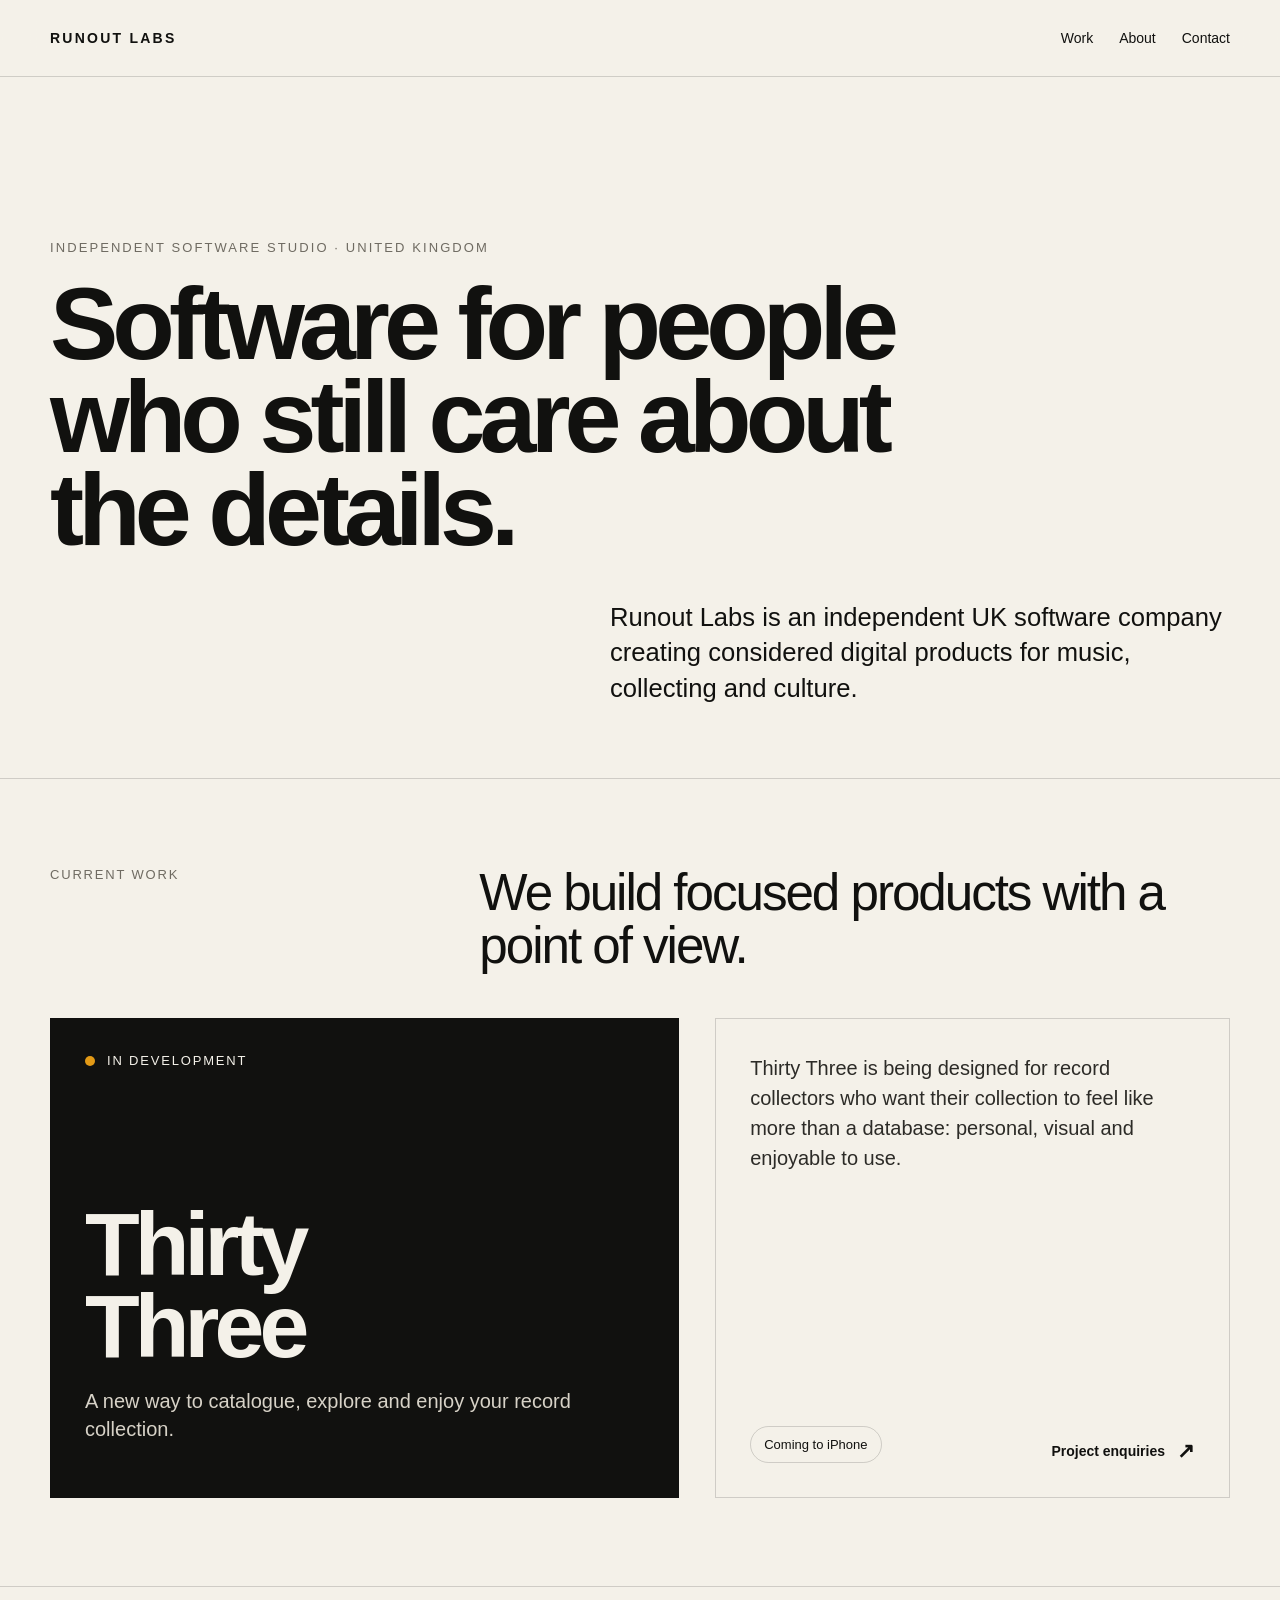
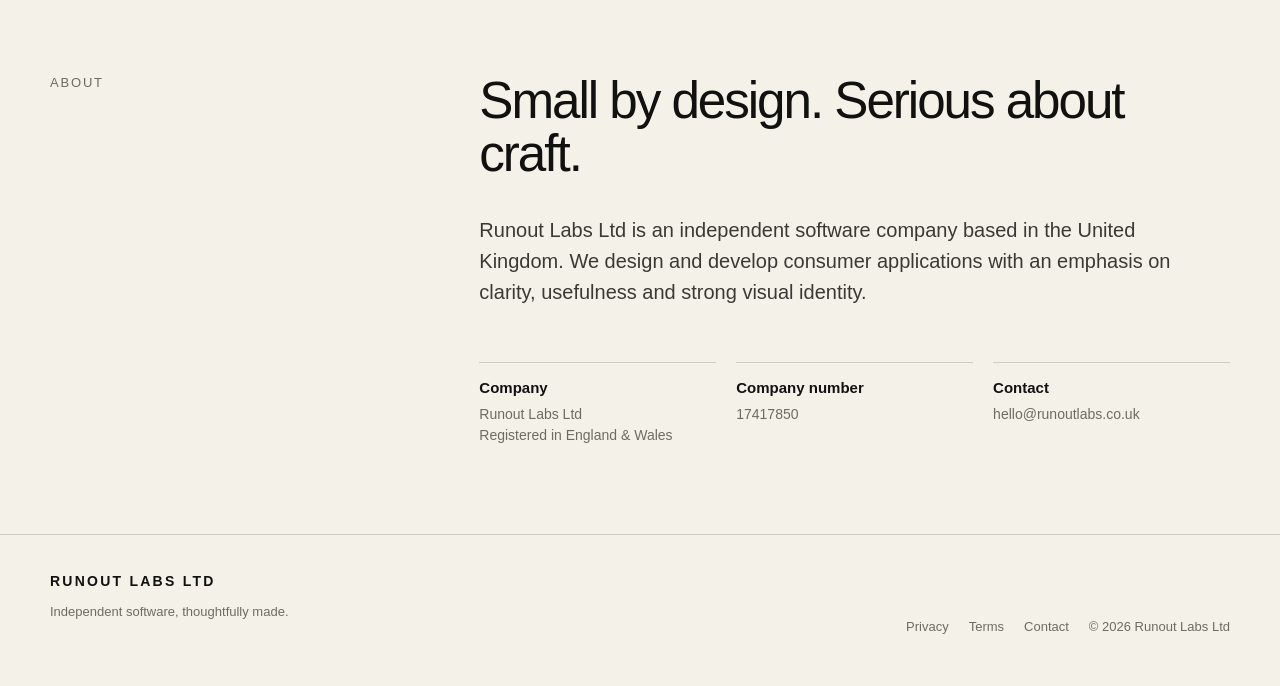
<file: index.html>
<!doctype html>
<html lang="en">
<head>
<meta charset="utf-8">
<meta name="viewport" content="width=device-width,initial-scale=1">
<meta name="description" content="Runout Labs Ltd is a UK software company creating thoughtfully designed digital products for music, collecting and culture.">
<title>Runout Labs — Independent Software</title>
<link rel="stylesheet" href="styles.css">
</head>
<body>

<header>
  <div class="shell nav">
    <a class="brand" href="index.html">Runout Labs</a>
    <nav>
      <a href="index.html#work">Work</a>
      <a href="index.html#about">About</a>
      <a href="contact.html">Contact</a>
    </nav>
  </div>
</header>

<main>
  <section class="hero">
    <div class="shell">
      <div class="kicker">Independent software studio · United Kingdom</div>
      <h1>Software for people who still care about the details.</h1>
      <p class="hero-copy">Runout Labs is an independent UK software company creating considered digital products for music, collecting and culture.</p>
    </div>
  </section>

  <section class="section" id="work">
    <div class="shell">
      <div class="section-grid" style="margin-bottom:46px">
        <div class="eyebrow">Current work</div>
        <p class="bigcopy">We build focused products with a point of view.</p>
      </div>

      <div class="product">
        <div class="product-card">
          <div class="product-mark"><span class="dot"></span> In development</div>
          <div>
            <h2 class="product-title">Thirty<br>Three</h2>
            <p class="product-sub">A new way to catalogue, explore and enjoy your record collection.</p>
          </div>
        </div>
        <div class="meta-card">
          <p>Thirty Three is being designed for record collectors who want their collection to feel like more than a database: personal, visual and enjoyable to use.</p>
          <div class="meta-bottom">
            <span class="tag">Coming to iPhone</span>
            <a class="cta" href="contact.html">Project enquiries <span class="arrow">↗</span></a>
          </div>
        </div>
      </div>
    </div>
  </section>

  <section class="section" id="about">
    <div class="shell">
      <div class="section-grid">
        <div class="eyebrow">About</div>
        <div>
          <p class="bigcopy">Small by design. Serious about craft.</p>
          <p style="max-width:700px;font-size:20px;line-height:1.55;color:#3b3934;margin-top:34px">
            Runout Labs Ltd is an independent software company based in the United Kingdom. We design and develop consumer applications with an emphasis on clarity, usefulness and strong visual identity.
          </p>
          <div class="facts" style="margin-top:54px">
            <div class="fact">
              <strong>Company</strong>
              <span>Runout Labs Ltd<br>Registered in England &amp; Wales</span>
            </div>
            <div class="fact">
              <strong>Company number</strong>
              <span>17417850</span>
            </div>
            <div class="fact">
              <strong>Contact</strong>
              <span>hello@runoutlabs.co.uk</span>
            </div>
          </div>
        </div>
      </div>
    </div>
  </section>
</main>

<footer>
  <div class="shell footer">
    <div>
      <div class="brand">Runout Labs Ltd</div>
      <p class="small">Independent software, thoughtfully made.</p>
    </div>
    <div class="footer-links">
      <a href="privacy.html">Privacy</a>
      <a href="terms.html">Terms</a>
      <a href="contact.html">Contact</a>
      <span>© 2026 Runout Labs Ltd</span>
    </div>
  </div>
</footer>

</body>
</html>
</file>
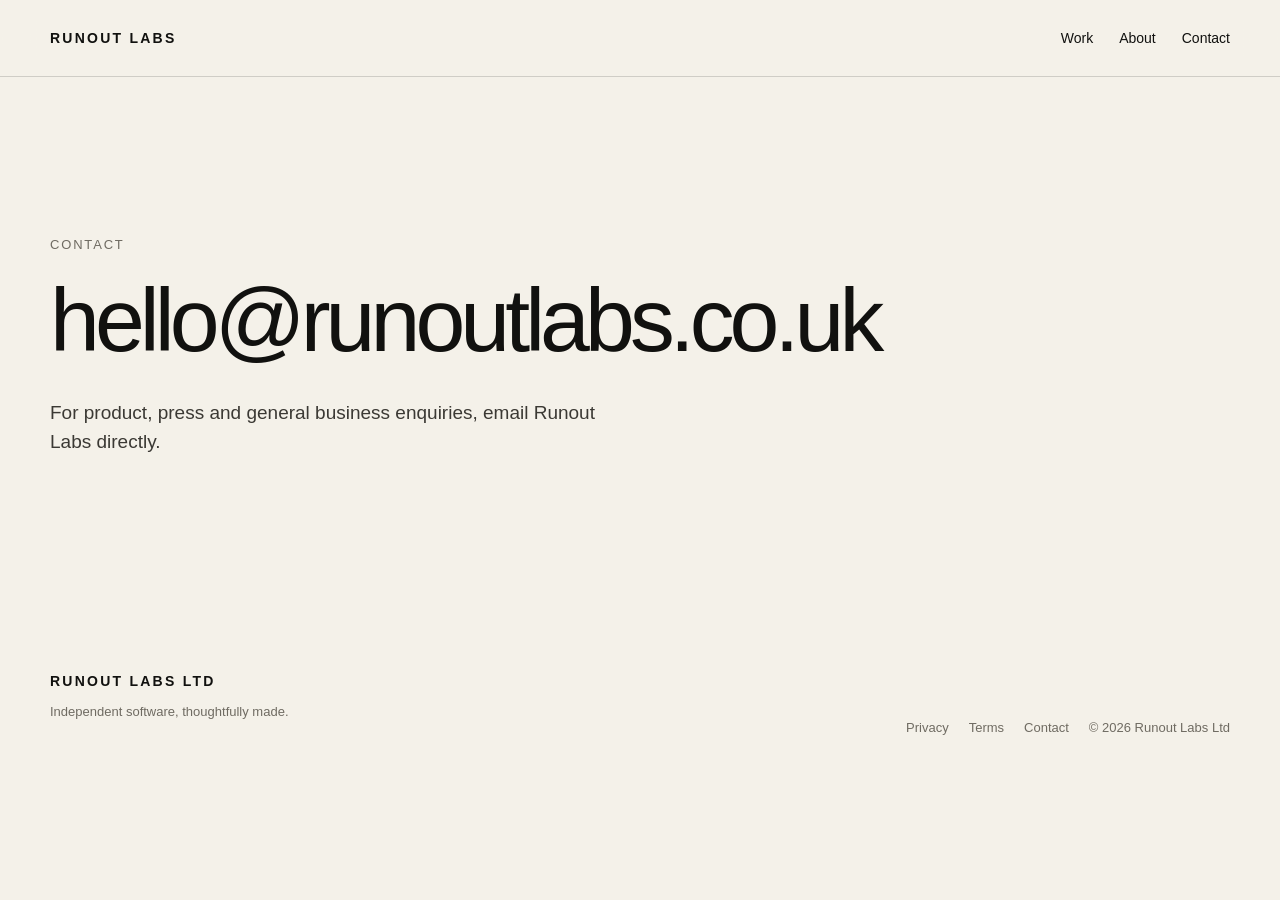
<file: contact.html>
<!doctype html>
<html lang="en">
<head>
<meta charset="utf-8"><meta name="viewport" content="width=device-width,initial-scale=1">
<meta name="description" content="Contact Runout Labs Ltd.">
<title>Contact — Runout Labs</title><link rel="stylesheet" href="styles.css">
</head>
<body>
<header>
  <div class="shell nav">
    <a class="brand" href="index.html">Runout Labs</a>
    <nav>
      <a href="index.html#work">Work</a>
      <a href="index.html#about">About</a>
      <a href="contact.html">Contact</a>
    </nav>
  </div>
</header>

<main><section class="contact-block"><div class="shell">
<div class="eyebrow" style="margin-bottom:24px">Contact</div>
<a class="contact-email" href="mailto:hello@runoutlabs.co.uk">hello@runoutlabs.co.uk</a>
<p style="font-size:19px;line-height:1.5;max-width:560px;margin-top:34px;color:#3b3934">For product, press and general business enquiries, email Runout Labs directly.</p>
</div></section></main>
<footer>
  <div class="shell footer">
    <div>
      <div class="brand">Runout Labs Ltd</div>
      <p class="small">Independent software, thoughtfully made.</p>
    </div>
    <div class="footer-links">
      <a href="privacy.html">Privacy</a>
      <a href="terms.html">Terms</a>
      <a href="contact.html">Contact</a>
      <span>© 2026 Runout Labs Ltd</span>
    </div>
  </div>
</footer>
</body></html>
</file>
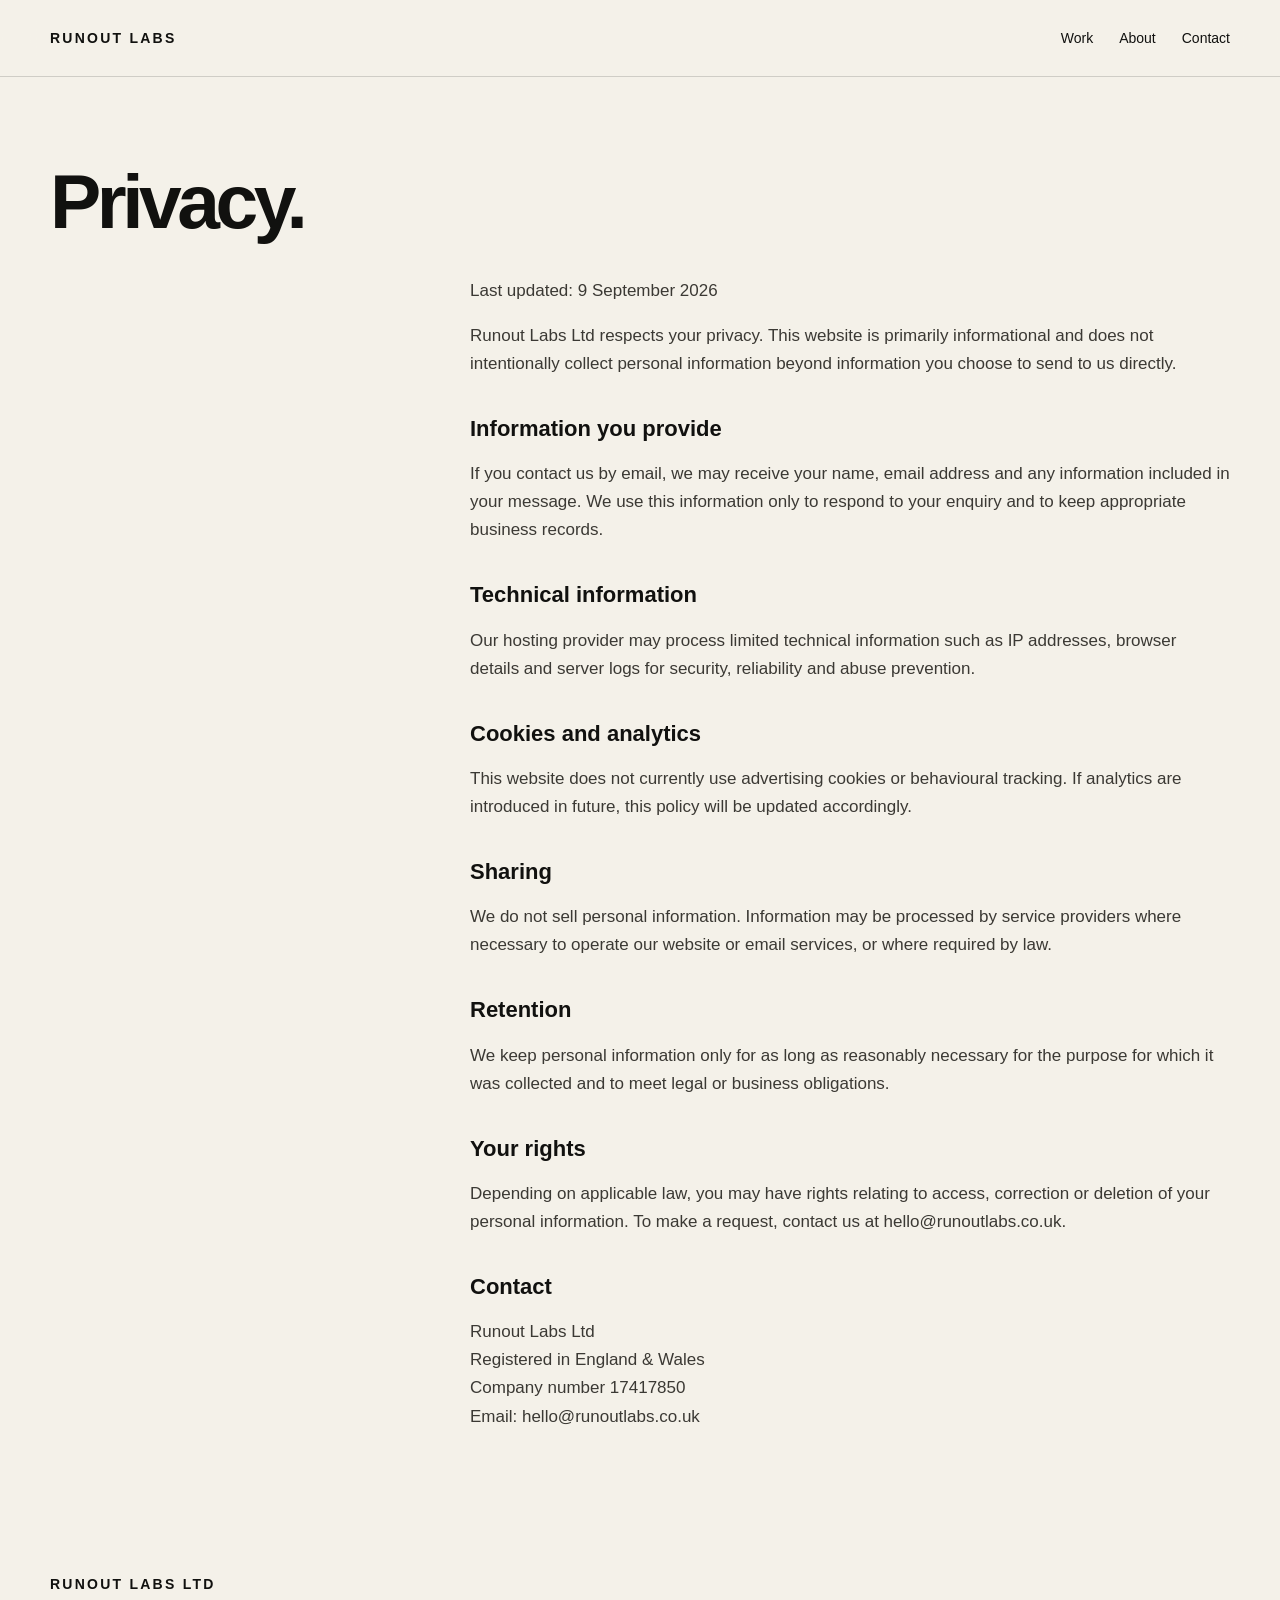
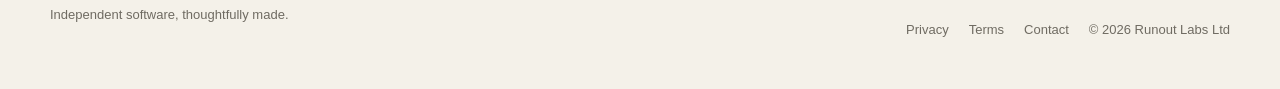
<file: privacy.html>
<!doctype html>
<html lang="en">
<head>
<meta charset="utf-8"><meta name="viewport" content="width=device-width,initial-scale=1">
<meta name="description" content="Privacy policy for Runout Labs Ltd.">
<title>Privacy — Runout Labs</title><link rel="stylesheet" href="styles.css">
</head>
<body>
<header>
  <div class="shell nav">
    <a class="brand" href="index.html">Runout Labs</a>
    <nav>
      <a href="index.html#work">Work</a>
      <a href="index.html#about">About</a>
      <a href="contact.html">Contact</a>
    </nav>
  </div>
</header>

<main class="legal"><div class="shell">
<h1>Privacy.</h1>
<div class="legal-content">
<p>Last updated: 9 September 2026</p>
<p>Runout Labs Ltd respects your privacy. This website is primarily informational and does not intentionally collect personal information beyond information you choose to send to us directly.</p>
<h2>Information you provide</h2>
<p>If you contact us by email, we may receive your name, email address and any information included in your message. We use this information only to respond to your enquiry and to keep appropriate business records.</p>
<h2>Technical information</h2>
<p>Our hosting provider may process limited technical information such as IP addresses, browser details and server logs for security, reliability and abuse prevention.</p>
<h2>Cookies and analytics</h2>
<p>This website does not currently use advertising cookies or behavioural tracking. If analytics are introduced in future, this policy will be updated accordingly.</p>
<h2>Sharing</h2>
<p>We do not sell personal information. Information may be processed by service providers where necessary to operate our website or email services, or where required by law.</p>
<h2>Retention</h2>
<p>We keep personal information only for as long as reasonably necessary for the purpose for which it was collected and to meet legal or business obligations.</p>
<h2>Your rights</h2>
<p>Depending on applicable law, you may have rights relating to access, correction or deletion of your personal information. To make a request, contact us at hello@runoutlabs.co.uk.</p>
<h2>Contact</h2>
<p>Runout Labs Ltd<br>Registered in England &amp; Wales<br>Company number 17417850<br>Email: hello@runoutlabs.co.uk</p>
</div></div></main>
<footer>
  <div class="shell footer">
    <div>
      <div class="brand">Runout Labs Ltd</div>
      <p class="small">Independent software, thoughtfully made.</p>
    </div>
    <div class="footer-links">
      <a href="privacy.html">Privacy</a>
      <a href="terms.html">Terms</a>
      <a href="contact.html">Contact</a>
      <span>© 2026 Runout Labs Ltd</span>
    </div>
  </div>
</footer>
</body></html>
</file>
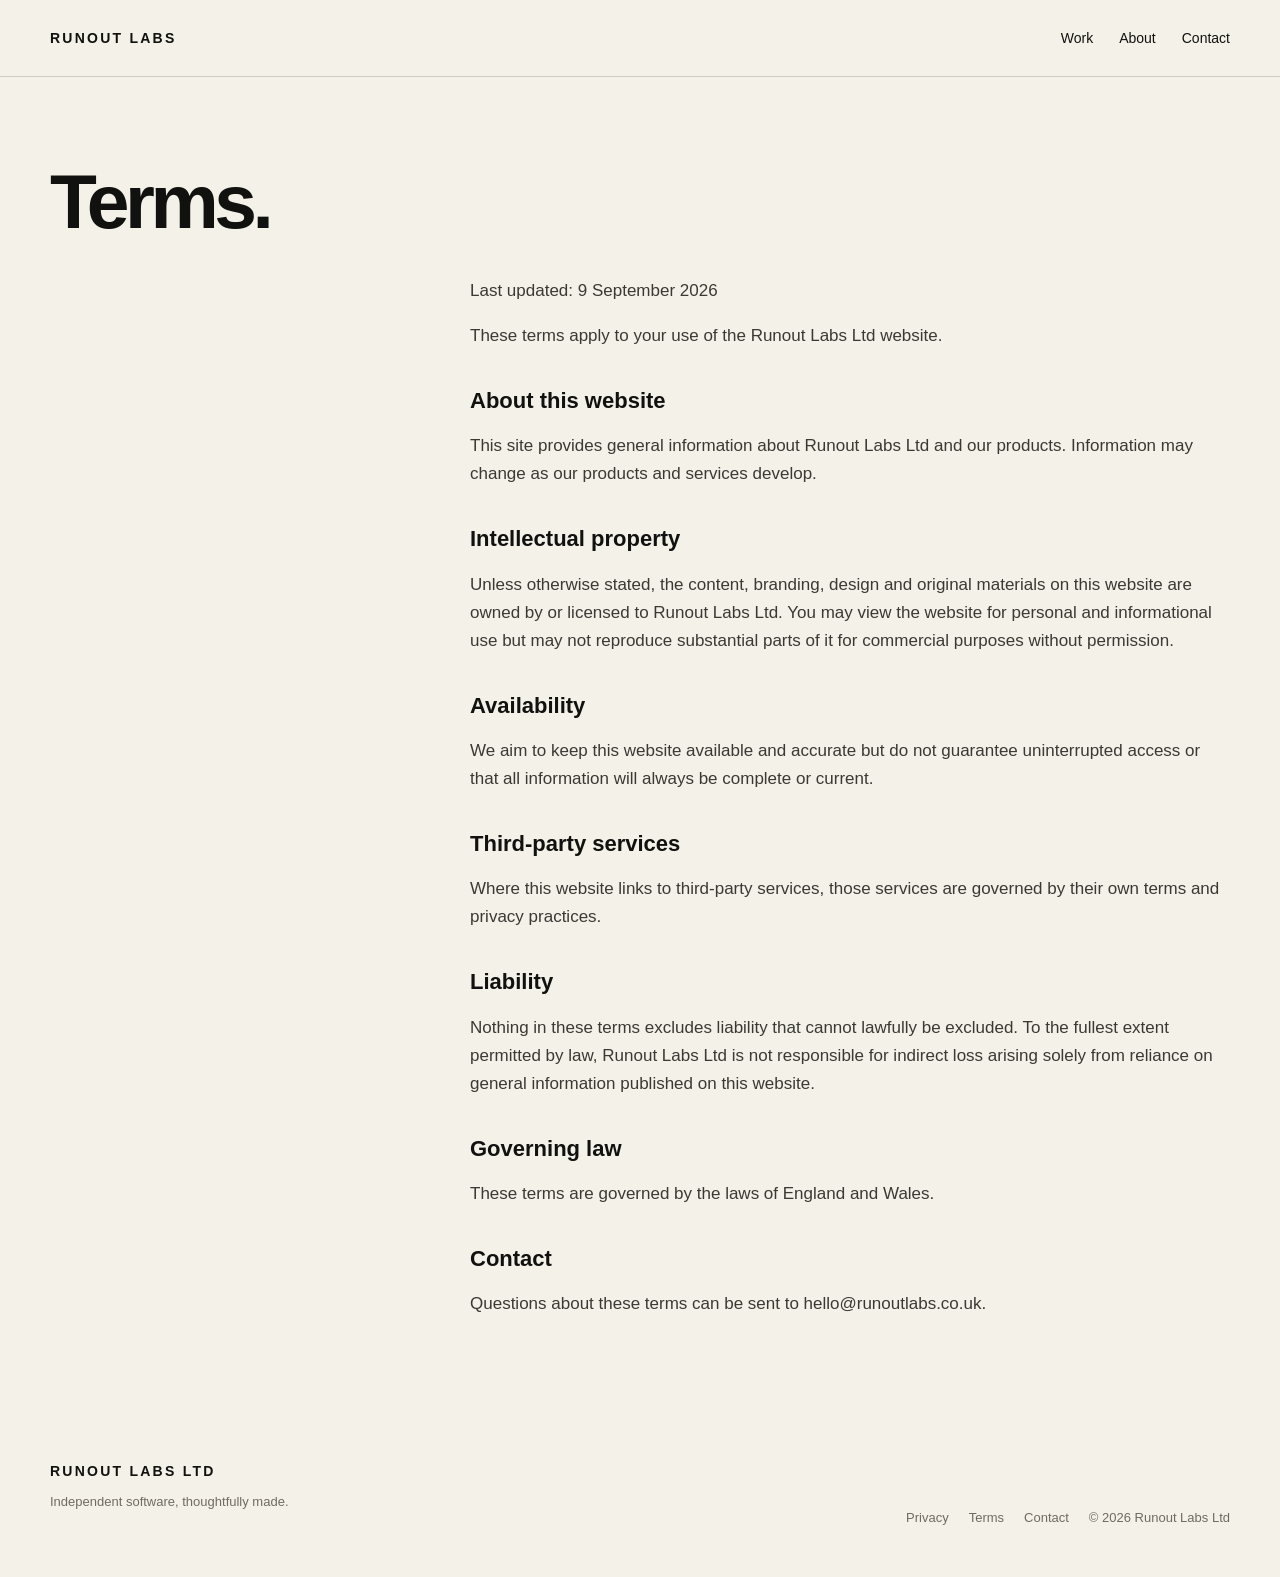
<file: terms.html>
<!doctype html>
<html lang="en">
<head>
<meta charset="utf-8"><meta name="viewport" content="width=device-width,initial-scale=1">
<meta name="description" content="Website terms for Runout Labs Ltd.">
<title>Terms — Runout Labs</title><link rel="stylesheet" href="styles.css">
</head>
<body>
<header>
  <div class="shell nav">
    <a class="brand" href="index.html">Runout Labs</a>
    <nav>
      <a href="index.html#work">Work</a>
      <a href="index.html#about">About</a>
      <a href="contact.html">Contact</a>
    </nav>
  </div>
</header>

<main class="legal"><div class="shell">
<h1>Terms.</h1>
<div class="legal-content">
<p>Last updated: 9 September 2026</p>
<p>These terms apply to your use of the Runout Labs Ltd website.</p>
<h2>About this website</h2>
<p>This site provides general information about Runout Labs Ltd and our products. Information may change as our products and services develop.</p>
<h2>Intellectual property</h2>
<p>Unless otherwise stated, the content, branding, design and original materials on this website are owned by or licensed to Runout Labs Ltd. You may view the website for personal and informational use but may not reproduce substantial parts of it for commercial purposes without permission.</p>
<h2>Availability</h2>
<p>We aim to keep this website available and accurate but do not guarantee uninterrupted access or that all information will always be complete or current.</p>
<h2>Third-party services</h2>
<p>Where this website links to third-party services, those services are governed by their own terms and privacy practices.</p>
<h2>Liability</h2>
<p>Nothing in these terms excludes liability that cannot lawfully be excluded. To the fullest extent permitted by law, Runout Labs Ltd is not responsible for indirect loss arising solely from reliance on general information published on this website.</p>
<h2>Governing law</h2>
<p>These terms are governed by the laws of England and Wales.</p>
<h2>Contact</h2>
<p>Questions about these terms can be sent to hello@runoutlabs.co.uk.</p>
</div></div></main>
<footer>
  <div class="shell footer">
    <div>
      <div class="brand">Runout Labs Ltd</div>
      <p class="small">Independent software, thoughtfully made.</p>
    </div>
    <div class="footer-links">
      <a href="privacy.html">Privacy</a>
      <a href="terms.html">Terms</a>
      <a href="contact.html">Contact</a>
      <span>© 2026 Runout Labs Ltd</span>
    </div>
  </div>
</footer>
</body></html>
</file>
<file: styles.css>
:root{
  --paper:#f4f1e9;
  --ink:#11110f;
  --muted:#6f6b62;
  --accent:#e39a16;
  --line:rgba(17,17,15,.16);
  --max:1180px;
}

*{box-sizing:border-box}
html{scroll-behavior:smooth}
body{
  margin:0;
  background:var(--paper);
  color:var(--ink);
  font-family:-apple-system,BlinkMacSystemFont,"Helvetica Neue",Helvetica,Arial,sans-serif;
  -webkit-font-smoothing:antialiased;
}
a{color:inherit;text-decoration:none}
a:hover{opacity:.62}

.shell{width:min(calc(100% - 40px),var(--max));margin:0 auto}
header{
  position:sticky;top:0;z-index:20;
  backdrop-filter:blur(18px);
  background:rgba(244,241,233,.86);
  border-bottom:1px solid var(--line);
}
.nav{height:76px;display:flex;align-items:center;justify-content:space-between}
.brand{
  font-size:14px;font-weight:800;letter-spacing:.16em;text-transform:uppercase;
}
nav{display:flex;gap:26px;font-size:14px}
.hero{
  min-height:78vh;
  display:grid;align-items:end;
  padding:90px 0 72px;
  border-bottom:1px solid var(--line);
}
.kicker{
  font-size:13px;text-transform:uppercase;letter-spacing:.16em;
  color:var(--muted);margin-bottom:22px;
}
h1{
  max-width:980px;
  font-size:clamp(56px,8vw,118px);
  line-height:.91;
  letter-spacing:-.058em;
  margin:0;
  font-weight:760;
}
.hero-copy{
  max-width:620px;
  font-size:clamp(19px,2vw,26px);
  line-height:1.38;
  margin:44px 0 0 auto;
}
.section{
  padding:88px 0;
  border-bottom:1px solid var(--line);
}
.section-grid{
  display:grid;
  grid-template-columns:1fr 2fr;
  gap:54px;
}
.eyebrow{
  font-size:13px;text-transform:uppercase;letter-spacing:.14em;color:var(--muted)
}
.bigcopy{
  font-size:clamp(30px,4vw,56px);
  line-height:1.03;
  letter-spacing:-.04em;
  margin:0;
}
.product{
  display:grid;
  grid-template-columns:1.1fr .9fr;
  gap:36px;
  align-items:stretch;
}
.product-card,.meta-card{
  border:1px solid var(--line);
  min-height:480px;
}
.product-card{
  padding:34px;
  display:flex;
  flex-direction:column;
  justify-content:space-between;
  background:var(--ink);
  color:var(--paper);
}
.product-mark{
  display:flex;align-items:center;gap:12px;
  font-size:13px;text-transform:uppercase;letter-spacing:.14em;
}
.dot{width:10px;height:10px;background:var(--accent);border-radius:50%}
.product-title{
  font-size:clamp(52px,7vw,92px);
  letter-spacing:-.055em;line-height:.92;
  margin:0;
}
.product-sub{font-size:20px;line-height:1.4;max-width:500px;color:#d7d2c7}
.meta-card{
  padding:34px;
  display:flex;flex-direction:column;justify-content:space-between;
}
.meta-card p{font-size:20px;line-height:1.5;margin:0;color:#2c2b27}
.meta-bottom{display:flex;justify-content:space-between;gap:24px;align-items:end}
.tag{
  border:1px solid var(--line);padding:10px 13px;border-radius:999px;
  font-size:13px;display:inline-block
}
.cta{
  display:inline-flex;align-items:center;gap:12px;
  font-size:14px;font-weight:700
}
.arrow{font-size:21px}
.facts{
  display:grid;grid-template-columns:repeat(3,1fr);gap:20px;
}
.fact{border-top:1px solid var(--line);padding-top:16px}
.fact strong{display:block;font-size:15px;margin-bottom:8px}
.fact span{font-size:14px;color:var(--muted);line-height:1.5}
footer{padding:38px 0 52px}
.footer{
  display:flex;justify-content:space-between;gap:30px;align-items:flex-end;
}
.footer-links{display:flex;gap:20px;flex-wrap:wrap;font-size:13px;color:var(--muted)}
.legal{
  min-height:70vh;
  padding:90px 0;
}
.legal h1{
  font-size:clamp(46px,6vw,82px);
  margin-bottom:40px;
}
.legal-content{max-width:760px;margin-left:auto}
.legal-content h2{font-size:22px;margin-top:38px}
.legal-content p,.legal-content li{
  font-size:17px;line-height:1.65;color:#3b3934;
}
.contact-block{
  min-height:62vh;
  display:flex;flex-direction:column;justify-content:center;
}
.contact-email{
  font-size:clamp(42px,7vw,92px);
  letter-spacing:-.055em;line-height:1;
  overflow-wrap:anywhere;
}
.small{font-size:13px;color:var(--muted);line-height:1.5}

@media (max-width:780px){
  nav{gap:14px;font-size:12px}
  .section-grid,.product{grid-template-columns:1fr}
  .facts{grid-template-columns:1fr}
  .hero{min-height:70vh}
  .hero-copy{margin-left:0}
  .product-card,.meta-card{min-height:380px}
  .footer{align-items:flex-start;flex-direction:column}
}
</file>
